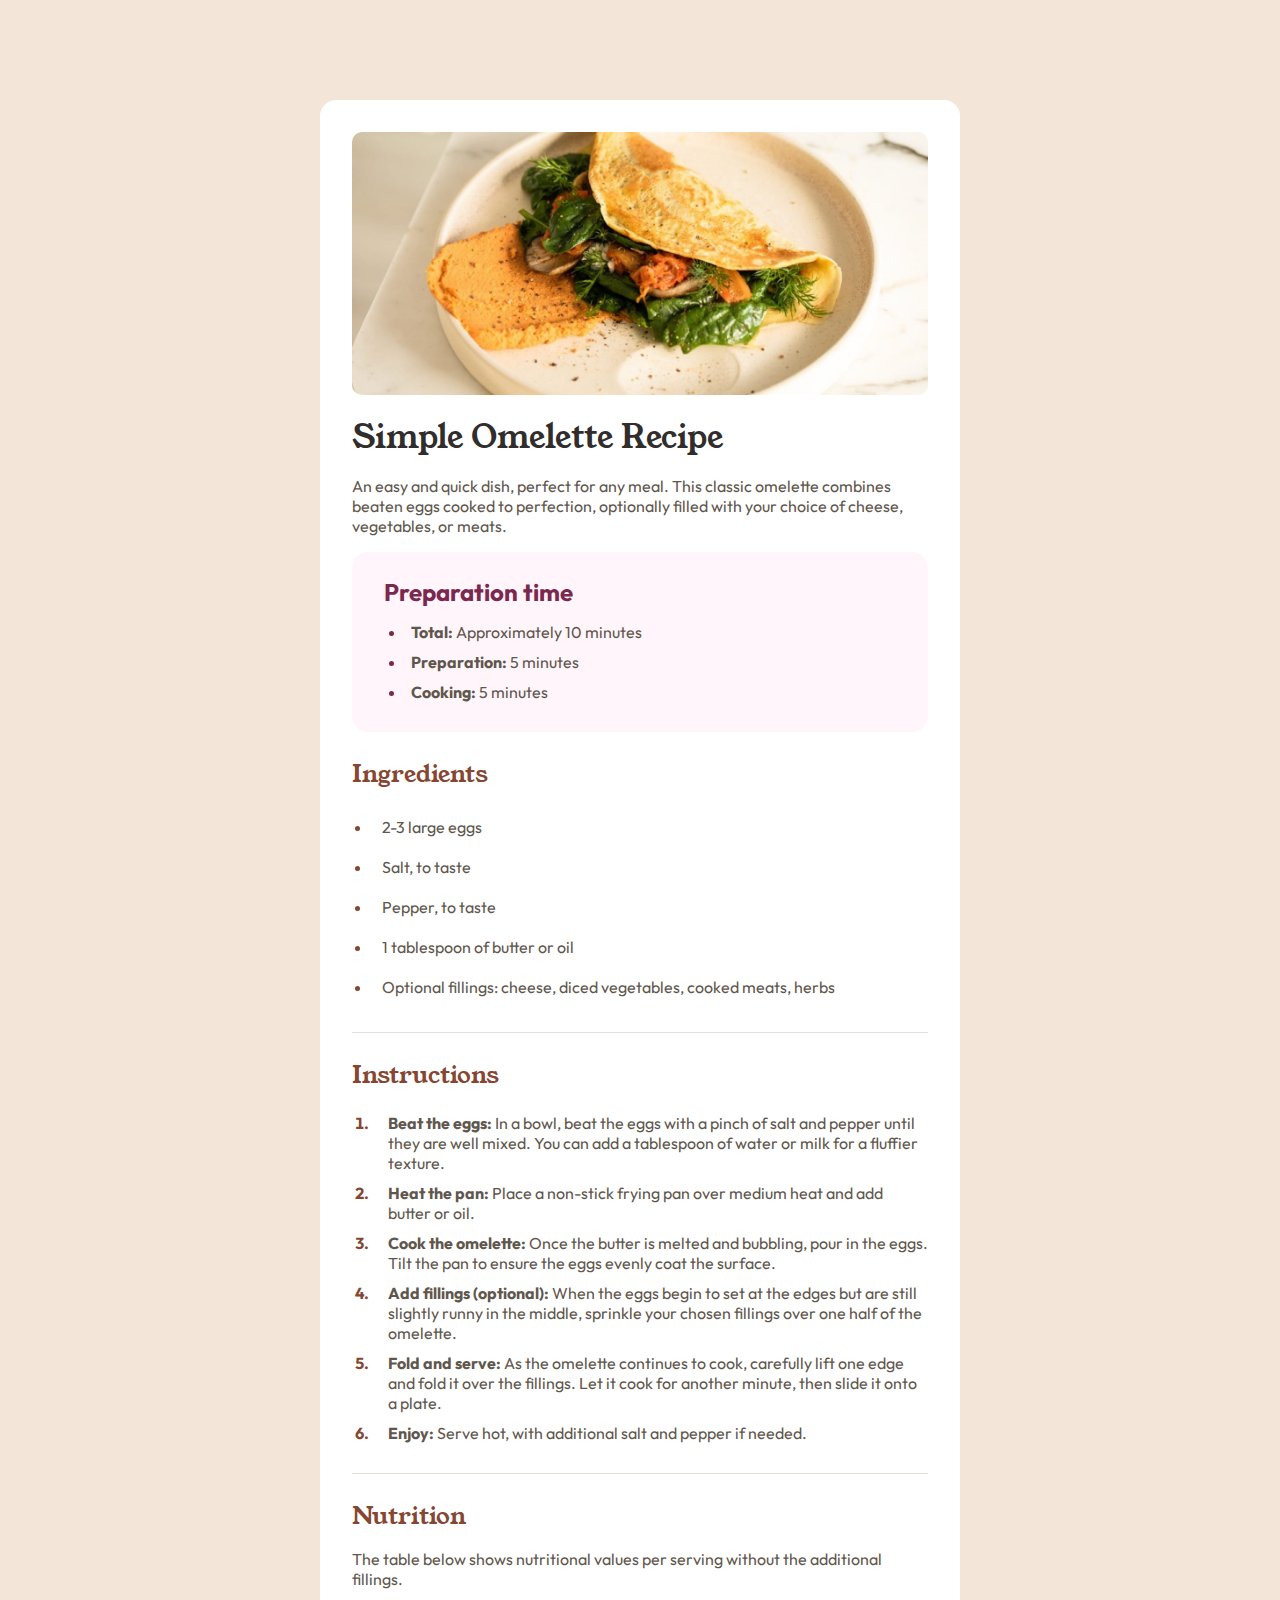
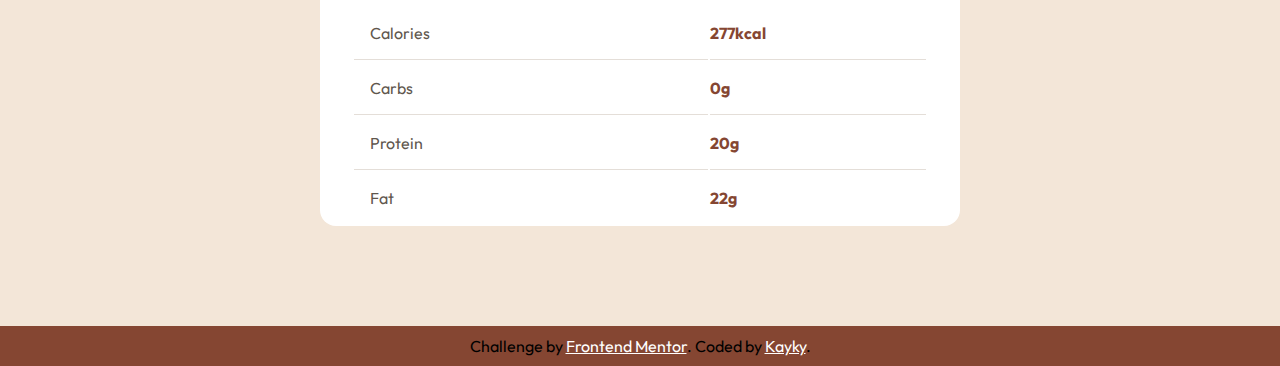
<file: recipe_page/index.html>
<!DOCTYPE html>
<html lang="en">
<head>
  <meta charset="UTF-8">
  <meta name="viewport" content="width=device-width, initial-scale=1.0"> <!-- displays site properly based on user's device -->
  <link rel="icon" type="image/png" sizes="32x32" href="./assets/images/favicon-32x32.png">
  <title>Recipe page</title>
  <link rel="stylesheet" href="styles/style.css">
  <link rel="stylesheet" href="styles/responsive.css">

</head>
<body>

  <div class="recipe_general">

    <div class="recipe_image">
      <img class="teste" src="assets/images/image-omelette.jpeg" alt="Beautiful Omelette">
    </div>

    <div class="recipe_content">

      <div class="recipe_title">
        <h1>Simple Omelette Recipe</h1>
        <p>
          An easy and quick dish, perfect for any meal. This classic omelette combines beaten eggs cooked
          to perfection, optionally filled with your choice of cheese, vegetables, or meats.
        </p>
      </div>

      <div class="recipe_preparation">
        <h2>Preparation time</h2>
        <ul>
          <li><strong>Total:</strong> Approximately 10 minutes</li>
          <li><strong>Preparation:</strong> 5 minutes</li>
          <li><strong>Cooking:</strong> 5 minutes</li>
        </ul>
      </div>

      <div class="recipe_ingredients">
        <h2>Ingredients</h2>
        <ul>
          <li>2-3 large eggs</li>
          <li>Salt, to taste</li>
          <li>Pepper, to taste</li>
          <li>1 tablespoon of butter or oil</li>
          <li>Optional fillings: cheese, diced vegetables, cooked meats, herbs</li>
        </ul>
      </div>

      <div class="recipe_instructions">
        <h2>Instructions</h2>
        <ol>
          <li>
            <strong>Beat the eggs:</strong> In a bowl, beat the eggs with a pinch of salt and pepper until they are well mixed.
            You can add a tablespoon of water or milk for a fluffier texture.
          </li>
          <li>
            <strong>Heat the pan:</strong> Place a non-stick frying pan over medium heat and add butter or oil.
          </li>
          <li>
            <strong>Cook the omelette:</strong> Once the butter is melted and bubbling, pour in the eggs. Tilt the pan to ensure
            the eggs evenly coat the surface.
          </li>
          <li>
            <strong>Add fillings (optional):</strong> When the eggs begin to set at the edges but are still slightly runny in the
            middle, sprinkle your chosen fillings over one half of the omelette.
          </li>
          <li>
            <strong>Fold and serve:</strong> As the omelette continues to cook, carefully lift one edge and fold it over the
            fillings. Let it cook for another minute, then slide it onto a plate.
          </li>
          <li>
            <strong>Enjoy:</strong> Serve hot, with additional salt and pepper if needed.
          </li>
        </ol>
      </div>

      <div class="recipe_nutrition">
        <h2>Nutrition</h2>
        <p>The table below shows nutritional values per serving without the additional fillings.</p>
          <table>
            <tbody>
              <tr>
                <th class="nutrient">Calories</th>
                <td class="nutrient_value">277kcal</td>
              </tr>
              <tr>
                <th class="nutrient">Carbs</th>
                <td class="nutrient_value">0g</td>
              </tr>
              <tr>
                <th class="nutrient">Protein</th>
                <td class="nutrient_value">20g</td>
              </tr>
              <tr>
                <th class="last_nutrient">Fat</th>
                <td class="last_nutrient_value">22g</td>
              </tr>
            </tbody>
          </table>
      </div>

    </div>

  </div>

  <footer class="atribuition">
      Challenge by <a href="https://www.frontendmentor.io?ref=challenge" target="_blank">Frontend Mentor</a>.
      Coded by <a href="https://github.com/kaykyrod" target="_blank">Kayky</a>.
  </footer>

</body>
</html>
</file>
<file: recipe_page/styles/style.css>
@import url('https://fonts.googleapis.com/css2?family=Young+Serif&display=swap');
@import url('https://fonts.googleapis.com/css2?family=Outfit:wght@100..900&display=swap');

:root {
    --nutmeg: hsl(14, 45%, 36%);
    --dark-raspberry: hsl(332, 51%, 32%);
    --rose-white: hsl(330, 100%, 98%);
    --eggshell: hsl(30, 54%, 90%);
    --light-grey: hsl(30, 18%, 87%);
    --wenge-brown: hsl(30, 10%, 34%);
    --dark-charcoal: hsl(24, 5%, 18%);

    --young-serif: "Young Serif", sans-serif;
    --outfit: "Outfit", sans-serif;
}

* {
    margin: 0;
    padding: 0;
    box-sizing: border-box;
}

body {
    background-color: var(--eggshell);
}

.recipe_general {
    display: flex;
    flex-direction: column;
    width: 50%;
    background-color: #ffffff;
    border-radius: 16px;
    margin: 100px auto;
}

.recipe_image {
    padding: 32px 32px 0 32px;
}

.recipe_image img {
    max-width: 100%;
    border-radius: 10px;
}

.recipe_content {
    padding: 0 32px;
}

.recipe_title {
    margin: 16px 0;
}

.recipe_title h1 {
    font-family: var(--young-serif);
    font-weight: 400;
    color: var(--dark-charcoal);
    padding-bottom: 16px;
}

.recipe_title p {
    font-family: var(--outfit);
    color: var(--wenge-brown);
}

.recipe_preparation {
    padding: 25px 0 25px 32px;
    background-color: var(--rose-white);
    border-radius: 16px;
    margin-bottom: 25px;
}

.recipe_preparation h2 {
    font-family: var(--outfit);
    color: var(--dark-raspberry);
    padding-bottom: 10px;
}

.recipe_preparation ul {
    list-style-position: inside;
    padding-left: 5px;
}

.recipe_preparation li {
    font-family: var(--outfit);
    color: var(--wenge-brown);
    padding: 5px 0;
}

.recipe_preparation li::marker {
    color: var(--dark-raspberry);
}

.recipe_ingredients {
    margin-bottom: 25px;
    border-bottom: 1px solid var(--light-grey);
}

.recipe_ingredients h2 {
    font-family: var(--young-serif);
    font-weight: 400;
    color: var(--nutmeg);
    padding-bottom: 16px;
}

.recipe_ingredients ul {
    margin: 0 0 25px 20px;
}

.recipe_ingredients li {
    font-family: var(--outfit);
    color: var(--wenge-brown);
    padding: 10px;
}

.recipe_ingredients li::marker {
    color: var(--nutmeg);
}

.recipe_instructions {
    margin-bottom: 25px;
    border-bottom: 1px solid var(--light-grey);
}

.recipe_instructions h2 {
    font-family: var(--young-serif);
    font-weight: 400;
    color: var(--nutmeg);
    padding-bottom: 16px;
}

.recipe_instructions ol {
    margin: 0 0 25px 20px;
}

.recipe_instructions li {
    font-family: var(--outfit);
    color: var(--wenge-brown);
    padding: 5px 0 5px 16px;
}

.recipe_instructions li::marker {
    color: var(--nutmeg);
    font-weight: 700;
}

.recipe_nutrition h2 {
    font-family: var(--young-serif);
    font-weight: 400;
    color: var(--nutmeg);
    padding-bottom: 16px;
}

.recipe_nutrition p {
    font-family: var(--outfit);
    color: var(--wenge-brown);
    padding-bottom: 16px;
}

.recipe_nutrition table {
    width: 100%;
    font-family: var(--outfit);
    color: var(--wenge-brown);
    text-align: left;
}

.nutrient {
    font-weight: 400;
    padding: 16px;
    border-bottom: 1px solid var(--light-grey);
}

.nutrient_value {
    font-weight: 700;
    color: var(--nutmeg);
    border-bottom: 1px solid var(--light-grey);
}

.last_nutrient {
    font-weight: 400;
    padding: 16px;
    border-bottom: none;
}

.last_nutrient_value {
    font-weight: 700;
    color: var(--nutmeg);
    border-bottom: none;
}

.atribuition {
    font-family: var(--outfit);
    background-color: var(--nutmeg);
    text-align: center;
    padding: 10px;
}

.atribuition a {
    color: #ffffff;
}
</file>
<file: recipe_page/styles/responsive.css>
@media screen and (max-width: 768px) {
    .recipe_general {
        width: 100%;
        margin: 0;
        border-radius: 0;
    }
}

@media screen and (max-width: 375px) {
    .recipe_image {
        padding: 0;
    }

    .recipe_image img {
        border-radius: 0px;
    }

}
</file>
